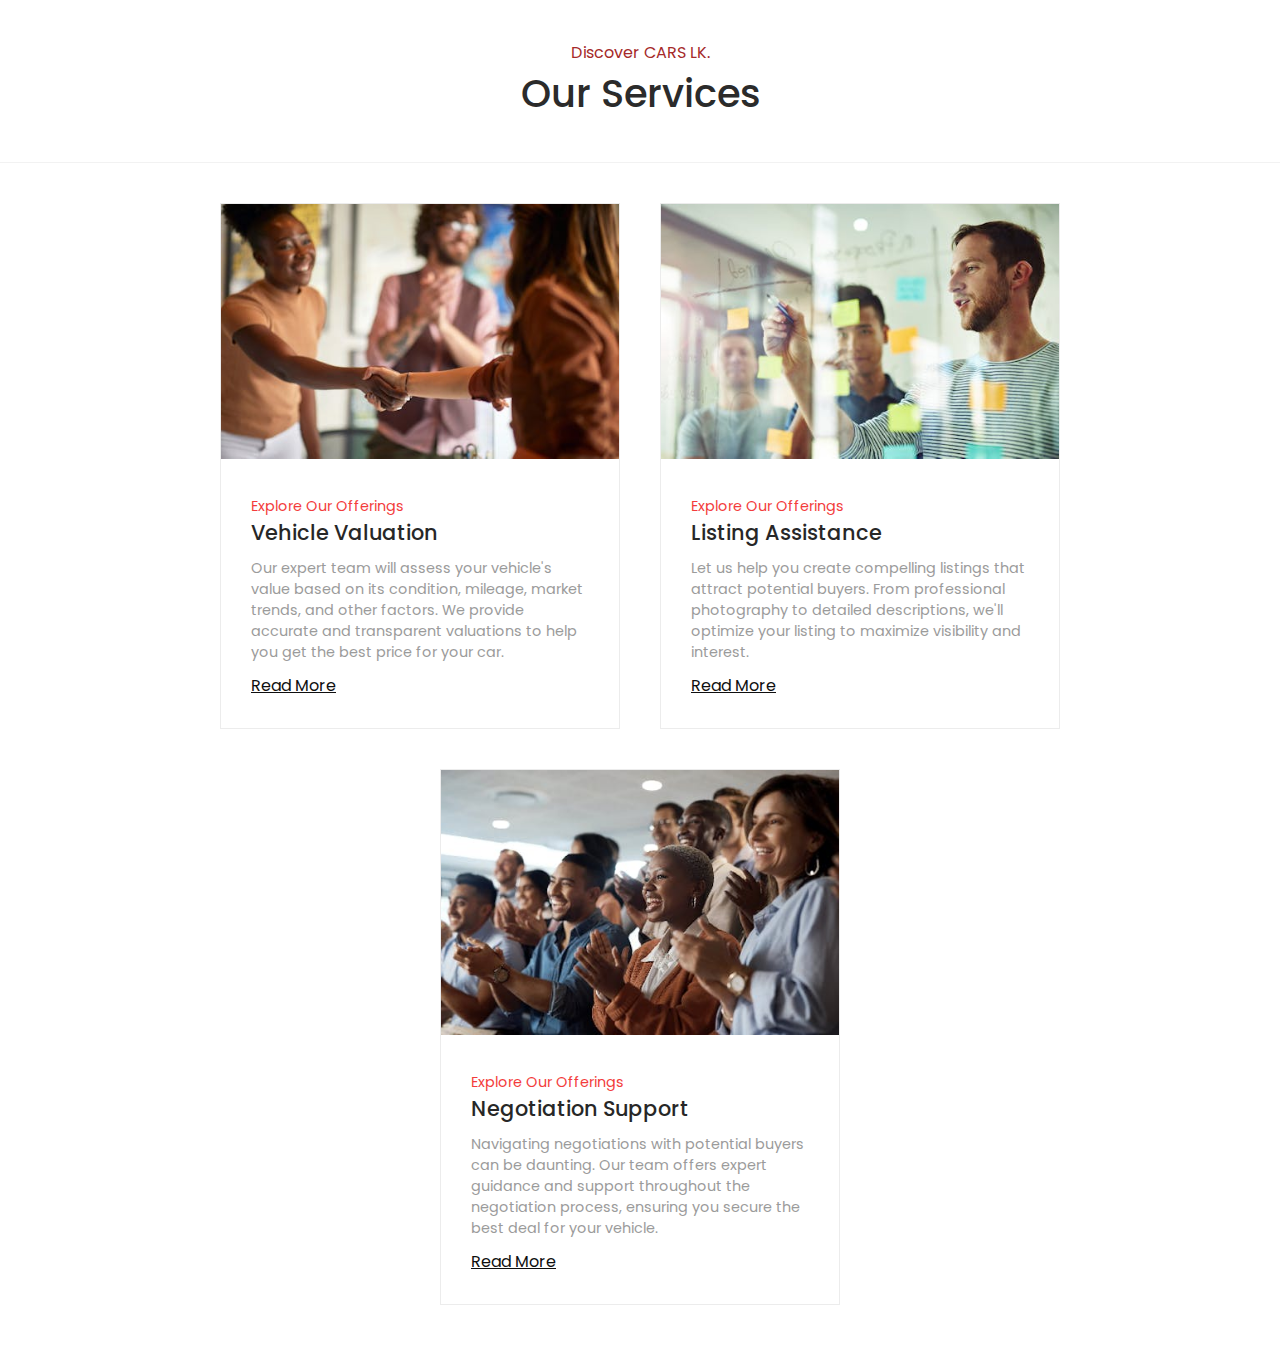
<file: Services/index.html>
<!DOCTYPE html>
<html lang="en">
<head>
    <meta charset="UTF-8">
    <meta name="viewport" content="width=device-width, initial-scale=1.0,">
    <title>Services |Cars LK.</title>
    <link rel="stylesheet" href="style.css">
</head>
<body>
    <section id="services">
        <div class="services-heading">
        <span>Discover CARS LK.</span>
        <h3>Our Services</h3>
        </div>
    </section>

    <div class="services-container">

        <div class="services-box">

            <div class="services-img">
                <img src="Images/5.jpg" alt="">
            </div>

            <div class="services-text">
                <span>Explore Our Offerings</span>
                <h2 class="services-title">Vehicle Valuation</h2>
                <p>Our expert team will assess your vehicle's value based on its condition, mileage, market trends, and other factors. We provide accurate and transparent valuations to help you get the best price for your car.</p>
                <a href="#">Read More</a>
            </div>
        </div>

        <div class="services-box">

            <div class="services-img">
                <img src="Images/4.jpg" alt="">
            </div>

            <div class="services-text">
                <span>Explore Our Offerings</span>
                <h2 class="services-title">Listing Assistance</h2>
                <p>Let us help you create compelling listings that attract potential buyers. From professional photography to detailed descriptions, we'll optimize your listing to maximize visibility and interest.</p>
                <a href="#">Read More</a>
            </div>
        </div>

        <div class="services-box">

            <div class="services-img">
                <img src="Images/1.jfif" alt="">
            </div>

            <div class="services-text">
                <span>Explore Our Offerings</span>
                <h2 class="services-title">Negotiation Support</h2>
                <p>Navigating negotiations with potential buyers can be daunting. Our team offers expert guidance and support throughout the negotiation process, ensuring you secure the best deal for your vehicle.</p>
                <a href="#">Read More</a>
            </div>
        </div>

        
    </div>

</body>
</html>
</file>
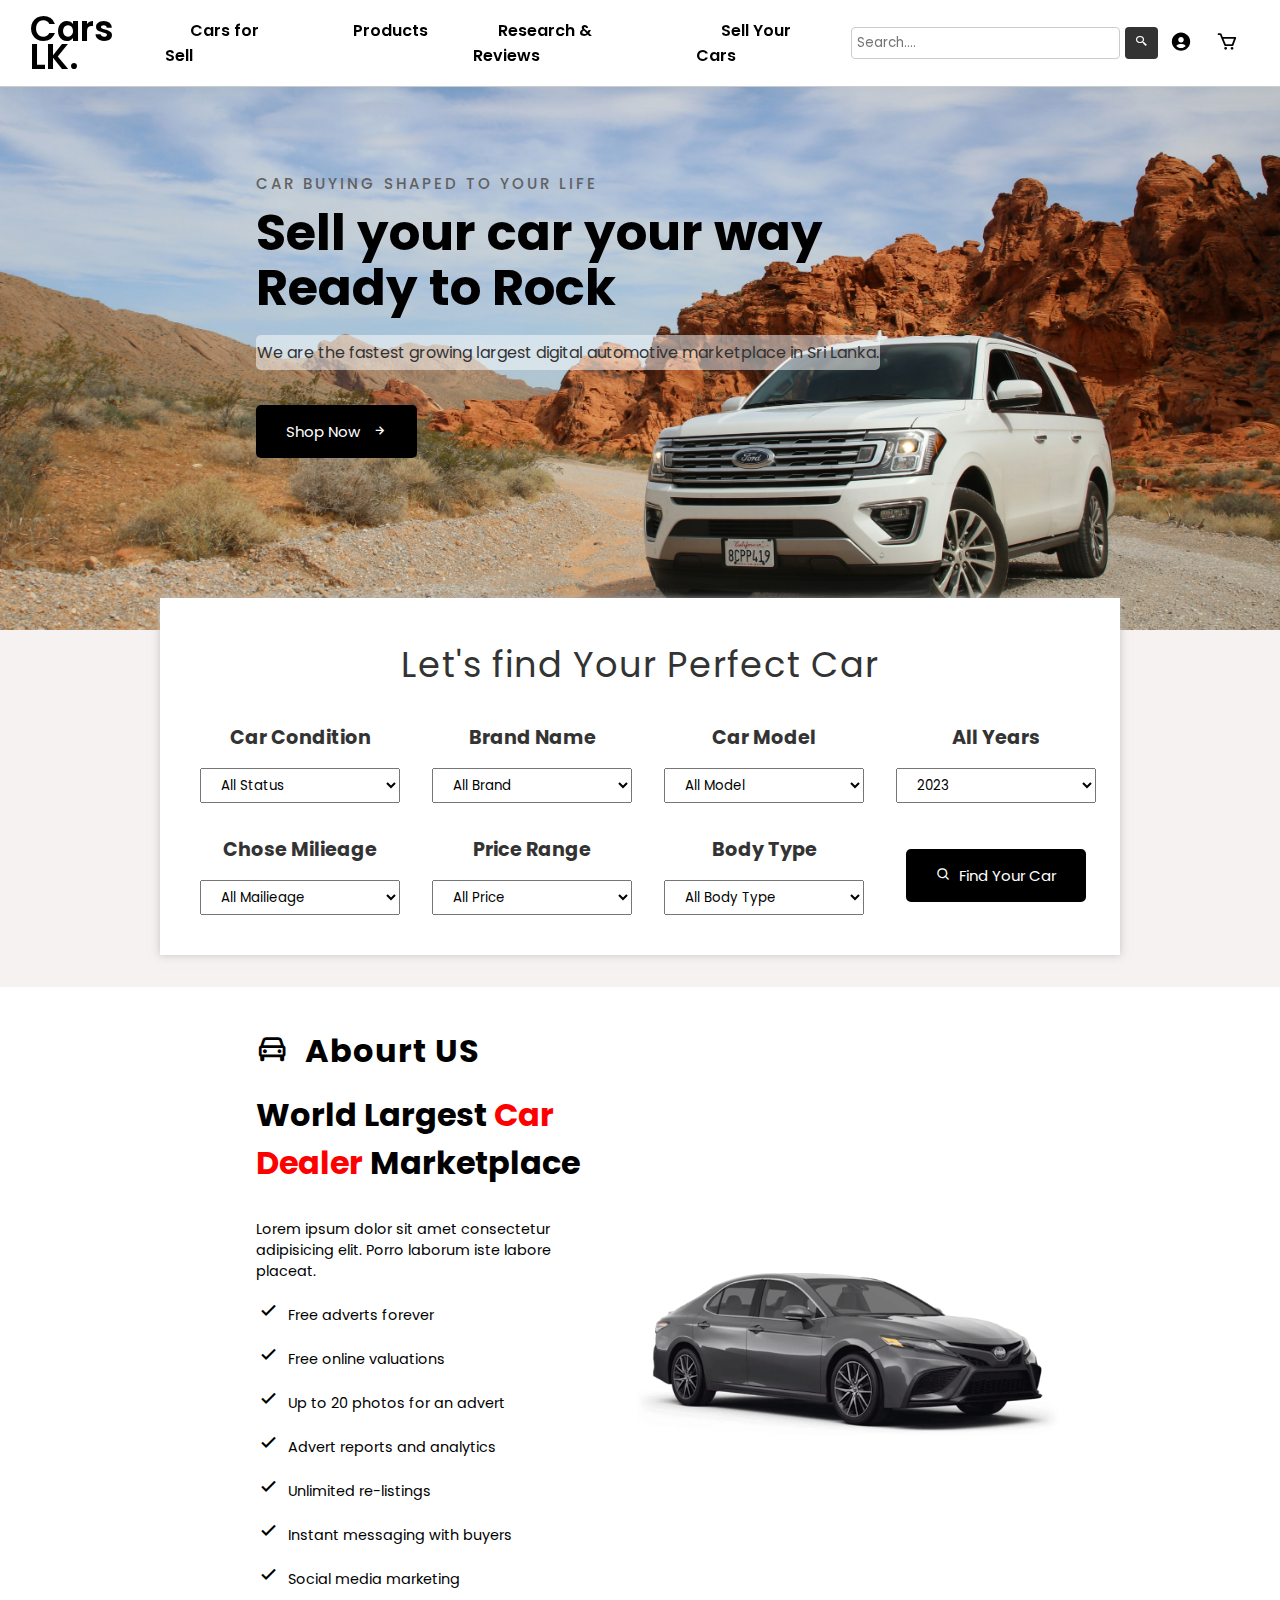
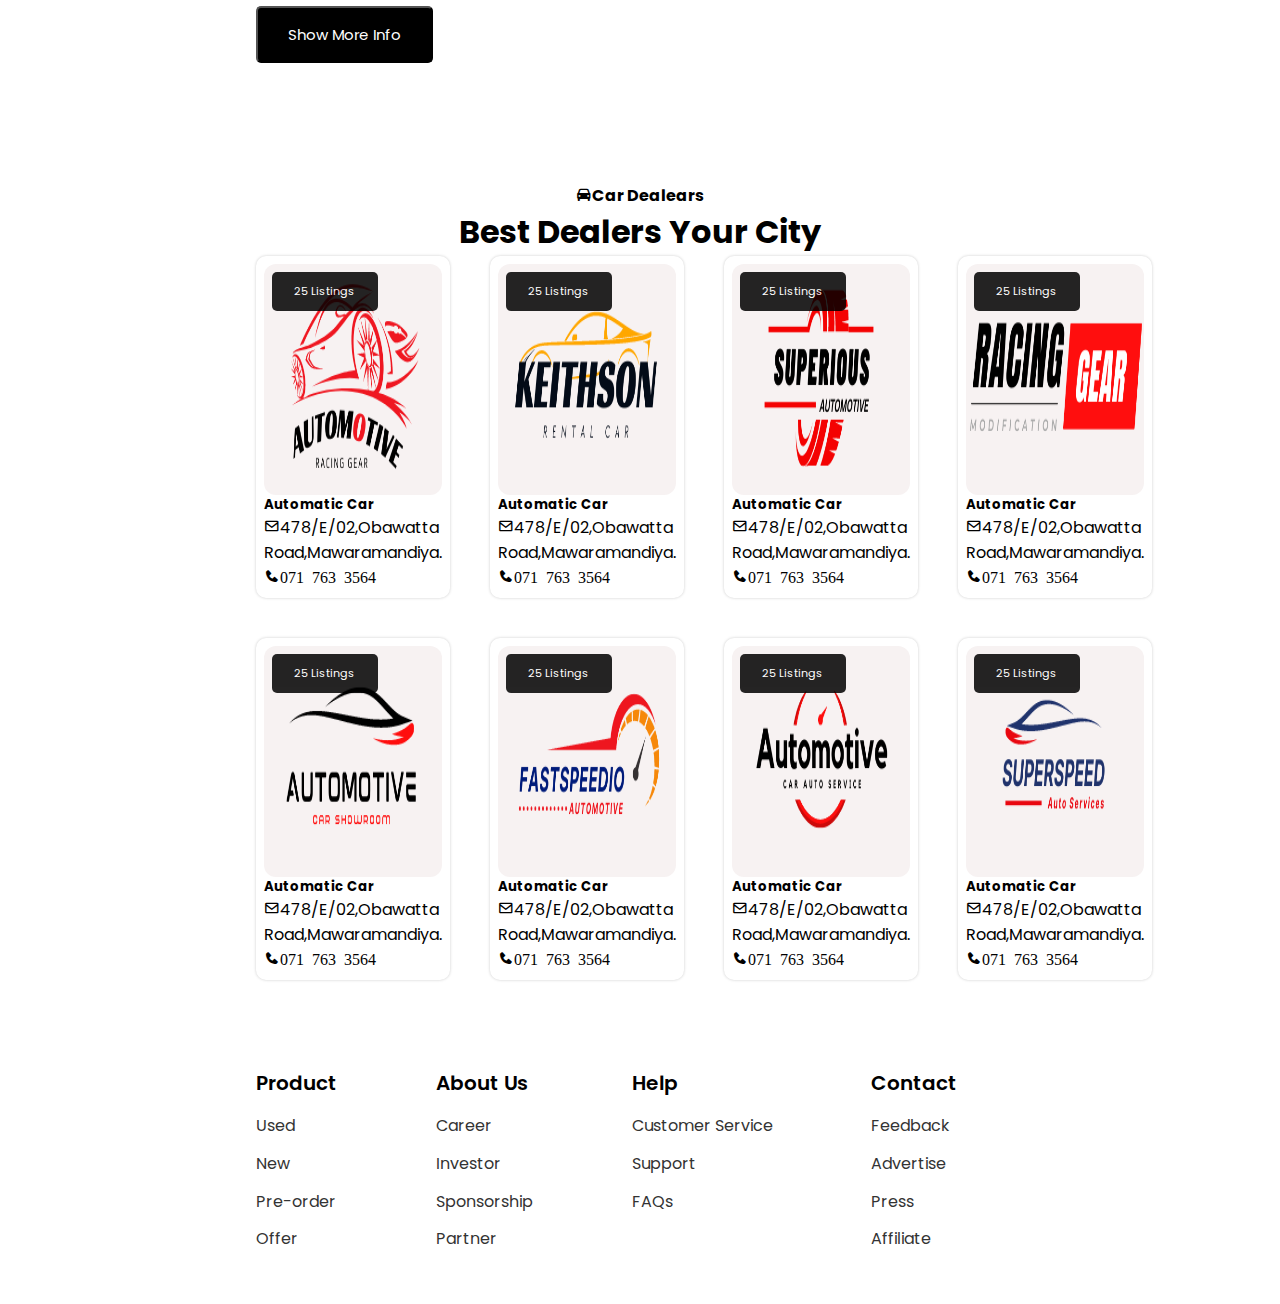
<file: home.html>
<!DOCTYPE html>
<html lang="en">
<head>
    <meta charset="UTF-8">
    <meta name="viewport" content="width=device-width, initial-scale=1.0">
    <title>Home</title>

    <link rel="stylesheet" href="style.css">

    <link rel="stylesheet" href="https://unpkg.com/boxicons@latest/css/boxicons.min.css">
</head>
<body>
    <!-- <header>
        <a href="../Cars LK/home.html" class="logo">Cars LK.</a>
        <div class="bx bx-menu" id="menu-icon"></div>
        <ul class="navbar">
            <li><a href="home.html">Cars for Sell</a></li>
            <li><a href="Product/product.html">Products</a></li>
            <li><a href="About page/about.html">Research & Reviews</a></li>
            <li><a href="Services/index.html">Sell Your Cars</a></li>
        </ul>
        <div class="search-container">
          <input type="text" placeholder="Search....">
            <button type="submit"><a href="#"><i class='bx bx-search-alt-2'></i></a></button>
        </div>
        <div class="icons">
            
            <a href="#"><i class='bx bxs-user-circle'></i></a>
            <a href="#"><i class='bx bx-cart'></i></a>
        </div>
    </header> -->

    <header>
        <a href="home.html" class="logo">Cars LK.</a>
        <div class="bx bx-menu" id="menu-icon"></div>
        <ul class="navbar">
            <li><a href="home.html">Cars for Sell</a></li>
            <li><a href="Product/product.html">Products</a></li>
            <li><a href="About page/about.html">Research & Reviews</a></li>
            <li><a href="Services/index.html">Sell Your Cars</a></li>
        </ul>
        <div class="search-container">
            <input type="text" placeholder="Search....">
            <button type="submit"><i class='bx bx-search-alt-2'></i></button>
        </div>
        <div class="icons">
            <a href="#"><i class='bx bxs-user-circle'></i></a>
            <a href="#"><i class='bx bx-cart'></i></a>
        </div>
    </header>



<!-- Home Page -->

    <section class="home">
        <div class="home-text">
            <h6>CAR BUYING SHAPED TO YOUR LIFE</h6>
            <h1>Sell your car your way <br>Ready to Rock</h1>
            <p>We are the fastest growing largest digital automotive marketplace in Sri Lanka.</p>
            <a href="#" class="btn">
                Shop Now
                <i class='bx bx-right-arrow-alt'></i>
            </a>
        </div>
    </section>
    
    <!-- Car Selection section -->

    <div class="search">
        <div class="find">
            <h3>Let's find Your Perfect Car</h3>
            <div class="find-row">
                <div class="find-item">
                    <h4>Car Condition</h4>
                    <select name="" id="">
                        <option value="">All Status</option>
                        <option value="">New Car</option>
                        <option value="">Used Car</option>
                    </select>
                </div>
                <div class="find-item">
                    <h4>Brand Name</h4>
                    <select name="" id="">
                        <option value="">All Brand</option>
                        <option value="">BMW</option>
                        <option value="">Ferrar</option>
                        <option value="">Hyundai</option>
                        <option value="">Nissan</option>
                    </select>
                </div>
                <div class="find-item">
                    <h4>Car Model</h4>
                    <select name="" id="">
                        <option value="">All Model</option>
                        <option value="">3-Series</option>
                        <option value="">Camera</option>
                        <option value="">G-TR</option>
                        <option value="">N-Series</option>
                    </select>
                </div>
                <div class="find-item">
                    <h4>All Years</h4>
                    <select name="" id="">
                        <option value="">2023</option>
                        <option value="">2022</option>
                        <option value="">2021</option>
                        <option value="">2020</option>
                        <option value="">2019</option>
                        <option value="">2018</option>
                        <option value="">2017</option>
                        <option value="">2016</option>
                    </select>
                </div>
                <div class="find-item">
                    <h4>Chose Milieage</h4>
                    <select name="" id="">
                        <option value="">All Mailieage</option>
                        <option value="">2000 Milies</option>
                        <option value="">3000 Milies</option>
                        <option value="">4000 Milies</option>
                        <option value="">5000 Milies</option>
                    </select>
                </div>
                <div class="find-item">
                    <h4>Price Range</h4>
                    <select name="" id="">
                        <option value="">All Price</option>
                        <option value="">Rs:100,0000-Rs:20,0000</option>
                        <option value="">Rs:100,0000-Rs:20,0000</option>
                        <option value="">Rs:100,0000-Rs:20,0000</option>
                        <option value="">Rs:100,0000-Rs:20,0000</option>
                    </select>
                </div>
                <div class="find-item">
                    <h4>Body Type</h4>
                    <select name="" id="">
                        <option value="">All Body Type</option>
                        <option value="">Sedan</option>
                        <option value="">Compact</option>
                        <option value="">Coupe</option>
                        <option value="">Wagon</option>
                    </select>
                </div>
                <div class="search-btn">
                    <button><i class="bx bx-search"></i>Find Your Car</button>
                </div>
            </div>

            </div>
        </div>

        <!-- Marketing  Section -->
        <section class="market">
            <div class="col-3">
                <img class="car1" src="Images/Market/car1.png" alt="">
            </div>
            <div class="col-4">
                <h4><i class='bx bx-car'></i> Abourt US</h4>
                <h3>World Largest <span>Car </span><span>Dealer</span> Marketplace</h3>
                <!-- Make more money by selling your car with us -->
                <p class="text">Lorem ipsum dolor sit amet consectetur adipisicing elit. Porro laborum iste labore placeat.</p>
                <p class="p1"><i class='bx bx-check'></i>Free adverts forever</p>
                <p class="p1"><i class='bx bx-check'></i>Free online valuations</p>
                <p class="p1"><i class='bx bx-check'></i>Up to 20 photos for an advert</p>
                <p class="p1"><i class='bx bx-check'></i>Advert reports and analytics</p>
                <p class="p1"><i class='bx bx-check'></i>Unlimited re-listings</p>
                <p class="p1"><i class='bx bx-check'></i>Instant messaging with buyers</p>
                <p class="p1"><i class='bx bx-check'></i>Social media marketing</p>
                <button>Show More Info <i class='bx bx-right-arrow-alt' ></i></button>
            </div>
        </section>
        
        <!-- Car Dealers Section -->
        <section class="dealer">
            <h4><i class='bx bxs-car'></i>Car Dealears</h4>
            <h1>Best Dealers <span>Your City</span> </h1>

            <div class="deal-row">
                <div class="deal-col">
                    <div class="image">
                        <img src="Images/dealer/01.png" alt="">
                    </div>
                    <div class="list">
                        <span>25 Listings</span>
                    </div>

                    <h5>Automatic Car</h5>
                    <p><i class='bx bx-envelope' ></i>478/E/02,Obawatta Road,Mawaramandiya.</p>
                    <p><i class='bx bxs-phone' >071 763 3564</i></p>
                </div>
                <div class="deal-col">
                    <div class="image">
                        <img src="Images/dealer/02.png" alt="">
                    </div>
                    <div class="list">
                        <span>25 Listings</span>
                    </div>


                    <h5>Automatic Car</h5>
                    <p><i class='bx bx-envelope' ></i>478/E/02,Obawatta Road,Mawaramandiya.</p>
                    <p><i class='bx bxs-phone' >071 763 3564</i></p>
                </div>
                <div class="deal-col">
                    <div class="image">
                        <img src="Images/dealer/03.png" alt="">
                    </div>
                    <div class="list">
                        <span>25 Listings</span>
                    </div>


                    <h5>Automatic Car</h5>
                    <p><i class='bx bx-envelope' ></i>478/E/02,Obawatta Road,Mawaramandiya.</p>
                    <p><i class='bx bxs-phone' >071 763 3564</i></p>
                </div>
                <div class="deal-col">
                    <div class="image">
                        <img src="Images/dealer/04.png" alt="">
                    </div>
                    <div class="list">
                        <span>25 Listings</span>
                    </div>


                    <h5>Automatic Car</h5>
                    <p><i class='bx bx-envelope' ></i>478/E/02,Obawatta Road,Mawaramandiya.</p>
                    <p><i class='bx bxs-phone' >071 763 3564</i></p>
                </div>
                <div class="deal-col">
                    <div class="image">
                        <img src="Images/dealer/05.png" alt="">
                    </div>
                    <div class="list">
                        <span>25 Listings</span>
                    </div>


                    <h5>Automatic Car</h5>
                    <p><i class='bx bx-envelope' ></i>478/E/02,Obawatta Road,Mawaramandiya.</p>
                    <p><i class='bx bxs-phone' >071 763 3564</i></p>
                </div>
                <div class="deal-col">
                    <div class="image">
                        <img src="Images/dealer/06.png" alt="">
                    </div>
                    <div class="list">
                        <span>25 Listings</span>
                    </div>


                    <h5>Automatic Car</h5>
                    <p><i class='bx bx-envelope'></i>478/E/02,Obawatta Road,Mawaramandiya.</p>
                    <p><i class='bx bxs-phone' >071 763 3564</i></p>
                </div>
                <div class="deal-col">
                    <div class="image">
                        <img src="Images/dealer/07.png" alt="">
                    </div>
                    <div class="list">
                        <span>25 Listings</span>
                    </div>


                    <h5>Automatic Car</h5>
                    <p><i class='bx bx-envelope' ></i>478/E/02,Obawatta Road,Mawaramandiya.</p>
                    <p><i class='bx bxs-phone' >071 763 3564</i></p>
                </div>
                <div class="deal-col">
                    <div class="image">
                        <img src="Images/dealer/08.png" alt="">
                    </div>
                    <div class="list">
                        <span>25 Listings</span>
                    </div>


                    <h5>Automatic Car</h5>
                    <p><i class='bx bx-envelope' ></i>478/E/02,Obawatta Road,Mawaramandiya.</p>
                    <p><i class='bx bxs-phone' >071 763 3564</i></p>
                </div>

            </div>

        </section>
        <!-- Footer -->

        <!-- <section class="footer">
            <div class="footer-box">
                <h3>Product</h3>
                <a href="#">Used</a>
                <a href="#">New</a>
                <a href="#">Sell Your Car</a>
                <a href="#">Buy Online</a>
            </div>
            <div class="footer-box">
                <h3>Help & Support</h3>
                <a href="#">Blog</a>
                <a href="#">FAQ</a>
                <a href="#">Contact US</a>
            </div>
            <div class="footer-box">
                <h3>Work with Cars LK.</h3>
                <a href="#">Dealers</a>
                <a href="#">Membership</a>
                <a href="#">Partners</a>
            </div>
            <div class="footer-box">
                <h3>Cars LK.</h3>
                <a href="#">About Cars LK.</a>
                <a href="#">Contact Cars LK.</a>
                <a href="#">Feedback</a>
            </div>

        </section> -->
         <!-- Footer -->
    <section class="footer">
        <div class="footer-box">
            <h3>Product</h3>
            <a href="#">Used</a>
            <a href="#">New</a>
            <a href="#">Pre-order</a>
            <a href="#">Offer</a>
        </div>
        <div class="footer-box">
            <h3>About Us</h3>
            <a href="#">Career</a>
            <a href="#">Investor</a>
            <a href="#">Sponsorship</a>
            <a href="#">Partner</a>
        </div>
        <div class="footer-box">
            <h3>Help</h3>
            <a href="#">Customer Service</a>
            <a href="#">Support</a>
            <a href="#">FAQs</a>
        </div>
        <div class="footer-box">
            <h3>Contact</h3>
            <a href="#">Feedback</a>
            <a href="#">Advertise</a>
            <a href="#">Press</a>
            <a href="#">Affiliate</a>
        </div>
    </section>
    
        <script src="script.js"></script>

</body>
</html>
</file>
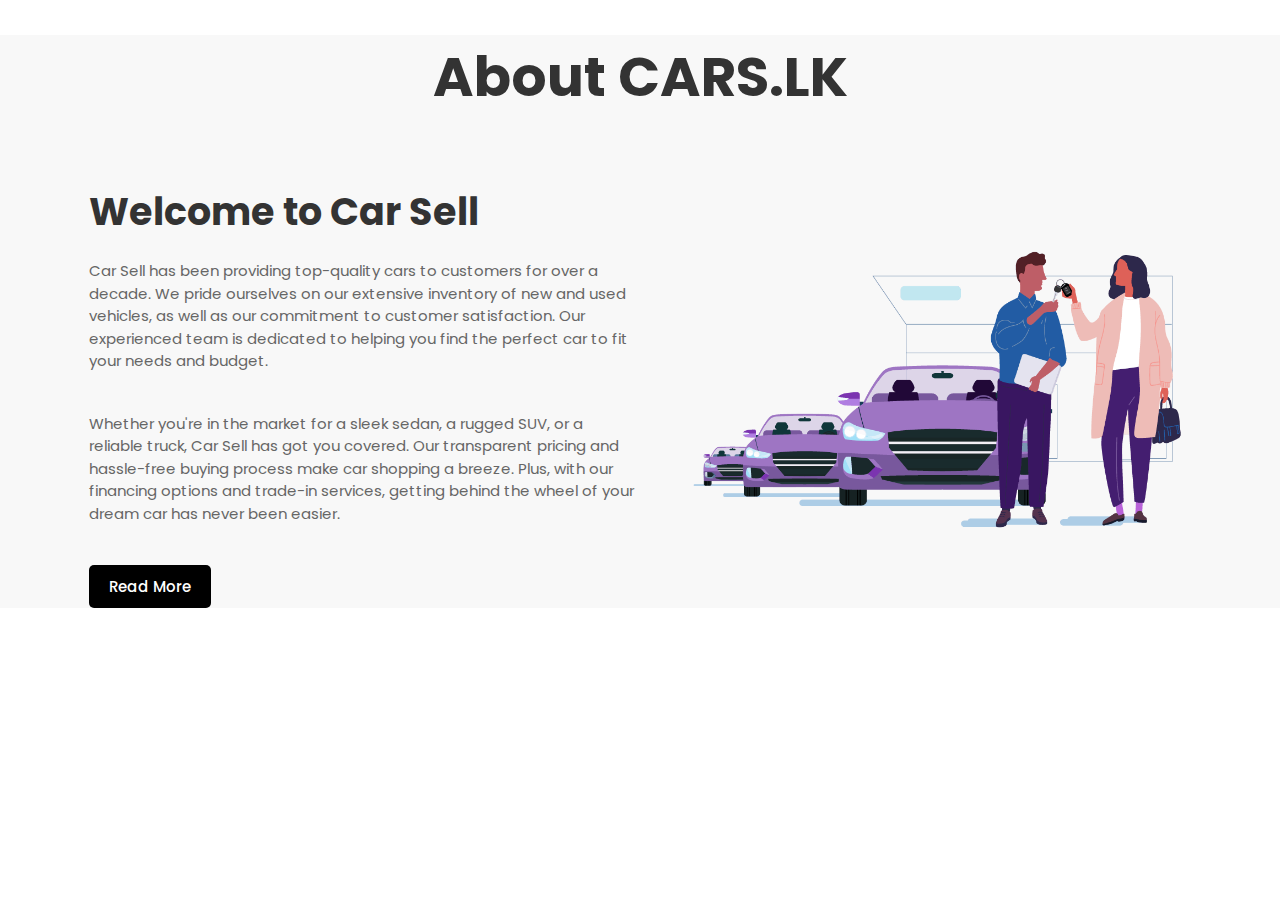
<file: About page/about.html>
<!DOCTYPE html>
<html lang="en">
<head>
    <meta charset="UTF-8">
    <meta name="viewport" content="width=device-width, initial-scale=1.0">
    <title>About Car Sell</title>
    <link rel="stylesheet" href="style.css">
</head>
<body>
    <section class="hero">
        <div class="heading">
            <h1>About CARS.LK</h1>
        </div>
        <div class="container">
            <div class="hero-content">
                <h2>Welcome to Car Sell</h2>
                <p>Car Sell has been providing top-quality cars to customers for over a decade. We pride ourselves on our extensive inventory of new and used vehicles, as well as our commitment to customer satisfaction. Our experienced team is dedicated to helping you find the perfect car to fit your needs and budget.</p>
                <p>Whether you're in the market for a sleek sedan, a rugged SUV, or a reliable truck, Car Sell has got you covered. Our transparent pricing and hassle-free buying process make car shopping a breeze. Plus, with our financing options and trade-in services, getting behind the wheel of your dream car has never been easier.</p>
                
                <button class="readmore-btn">Read More</button>
            </div>
            <div class="hero-image">
                <img src="1.png" alt="Car Image">
            </div>
        </div>
    </section>
</body>
</html>
</file>
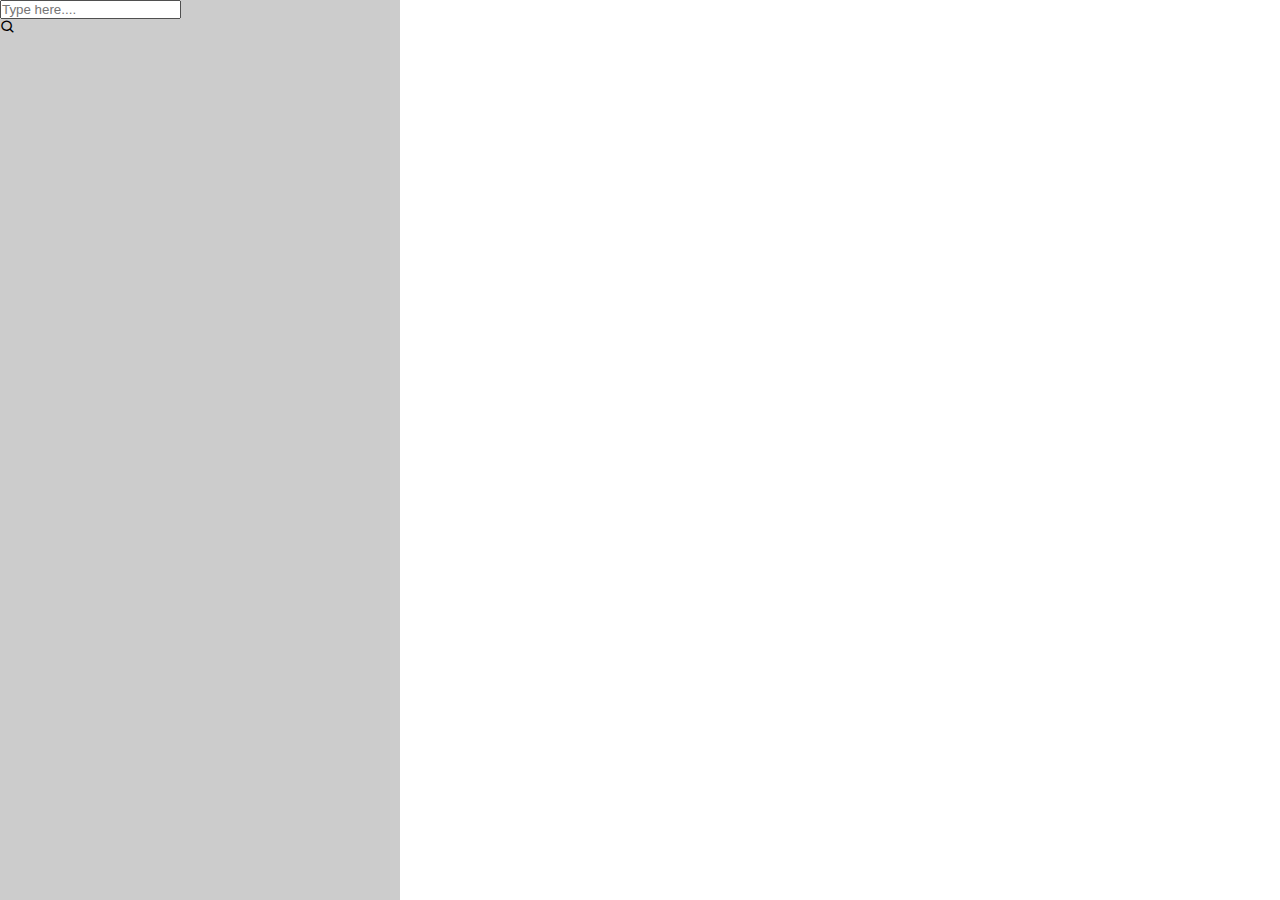
<file: searchbar/search.html>
<!DOCTYPE html>
<html lang="en">
<head>
    <meta charset="UTF-8">
    <meta name="viewport" content="width=device-width, initial-scale=1.0">
    <title>Search bar</title>
    <link rel="stylesheet" href="style.css">
    <link rel="stylesheet" href="https://unpkg.com/boxicons@latest/css/boxicons.min.css">
</head>
<body>
    <div class="box">
        <div class="search-box">
            <input type="text" placeholder="Type here....">
            <label for="" class="icon">
                <i class='bx bx-search'></i>
            </label>
        </div>
    </div>
</body>
</html>
</file>
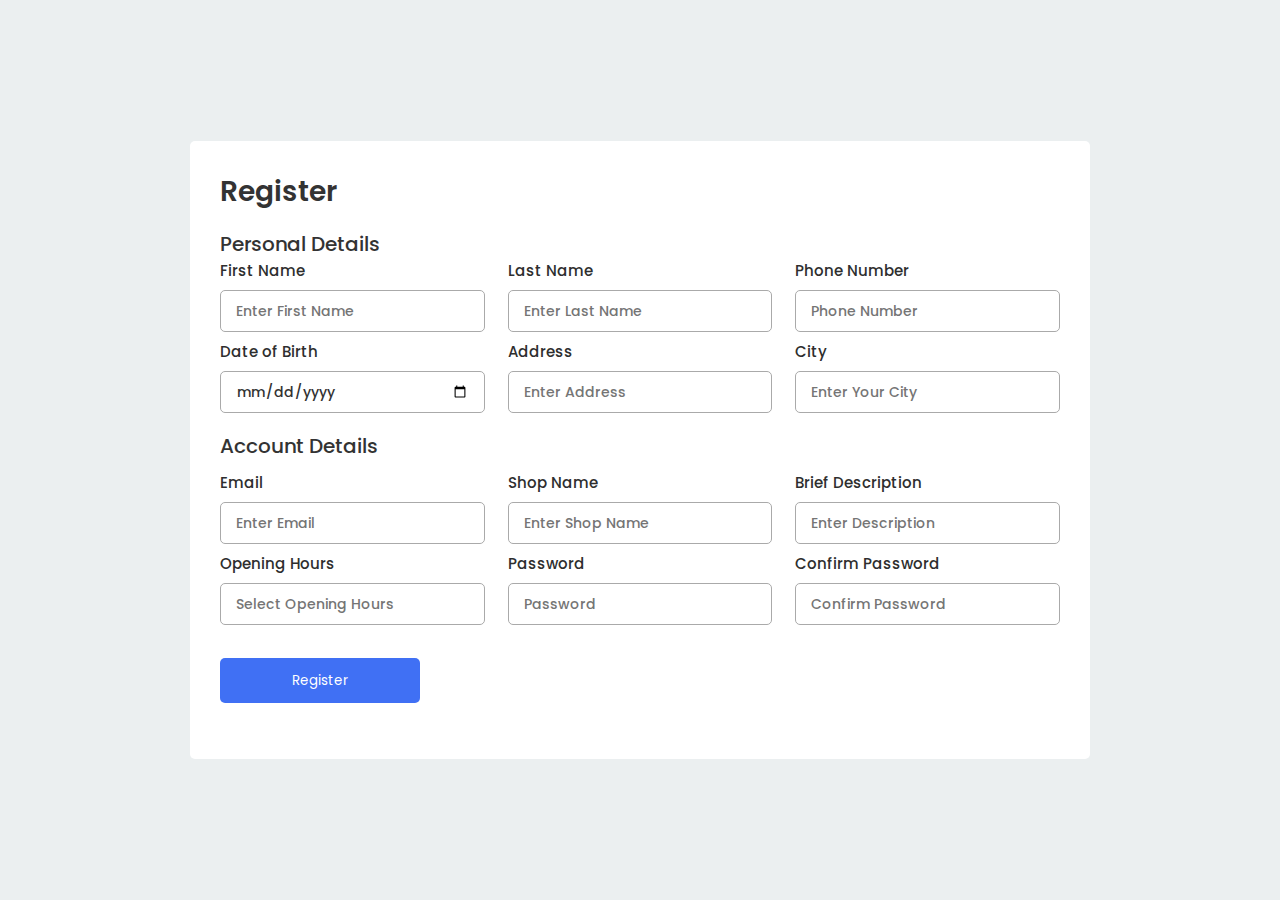
<file: Login and Regsitering Page/Register/register.html>
<!DOCTYPE html>
<html lang="en">
<head>
    <meta charset="UTF-8">
    <meta name="viewport" content="width=device-width, initial-scale=1.0">
    <title>Register</title>
    <link rel="stylesheet" href="style.css">
</head>
<body>
    <div class="container">
        <header>Register</header>
        <form action="#">
            <div class="form-first">
                
                <div class="details">
                    <span class="title">Personal Details</span>
                </div>

                <div class="fields">
                    <div class="input-field">
                        <label>First Name</label>
                        <input type="text" placeholder="Enter First Name" class="input">
                    </div>
                    <div class="input-field">
                        <label>Last Name</label>
                        <input type="text" placeholder="Enter Last Name" class="input">
                    </div>
                    <div class="input-field">
                        <label>Phone Number</label>
                        <input type="text" placeholder="Phone Number" class="input">
                    </div>
                    <!-- Error -->
                    <div class="input-field">
                        <label>Date of Birth</label>
                        <input type="date" placeholder="Date of Birth" class="input" required>
                    </div>

                    <div class="input-field">
                        <label>Address</label>
                        <input type="text" placeholder="Enter Address" class="input"required>
                    </div>

                    <div class="input-field">
                        <label>City</label>
                        <input type="text" placeholder="Enter Your City" class="input" required>
                    </div>
                    

                    <div class="details ID">
                        <span class="title">Account Details</span>
                    </div>
                    
                    <div class="fields">
                        <div class="input-field">
                            <label>Email</label>
                            <input type="email" placeholder="Enter Email" class="input" required>
                        </div>
                        <div class="input-field">
                            <label>Shop Name</label>
                            <input type="text" placeholder="Enter Shop Name" class="input" required>
                        </div>
                        <div class="input-field">
                            <label>Brief Description</label>
                            <input type="text" placeholder="Enter Description" class="input" required>
                        </div>
                        <div class="input-field">
                            <label>Opening Hours</label>
                            <input type="number" placeholder="Select Opening Hours" class="input" min="1" max="24" required>
                        </div>
    
                        <div class="input-field">
                            <label>Password</label>
                            <input type="password" placeholder="Password" class="input" required>
                        </div>
                    
                        <div class="input-field">
                            <label>Confirm Password</label>
                            <input type="password" placeholder="Confirm Password" class="input" required>
                        </div>
                    </div>
                    <button class="nextBtn">
                        <span class="btnText">Register</span>
                    </button>
                </div>
        </form>
    </div>
</body>
</html>
</file>
<file: Services/style.css>
@import url('https://fonts.googleapis.com/css2?family=Montserrat:wght@300;400;500;600;700&family=Poppins:wght@300;400;500;600;700&display=swap');

* {
    margin: 0;
    padding: 0;
    box-sizing: border-box;
    font-family: 'Poppins', sans-serif;
}
#services{
    display: flex;
    justify-content: center;
    align-items: center;
    flex-direction: column;
    padding: 40px;
    border-bottom: 1px solid rgba(0,0,0,0.05);
}
.services-heading{
    display: flex;
    justify-content: center;
    align-items: center;
    flex-direction: column;
}

.services-heading span{
    color: brown;
}
.services-heading h3{
    font-size: 2.4rem;
    color: #2b2b2b;
    font-weight: 500;
}
.services-container{
    display: flex;
    justify-content: center;
    align-items: center;
    margin: 20px 0px;
    flex-wrap: wrap;
}

.services-box{
    width: 400px;
    background-color: #fff;
    border: 1px solid #ececec;
    margin: 20px;
}
.services-img img{
    width: 100%;
    height: 100%;
    object-fit: cover;
    object-position: center;
}

.services-text{
    padding: 30px;
    display: flex;
    flex-direction: column;
}
.services-text span{
    color: #f33c3c;
    font-size: 0.9rem;
}
.services-text .services-title{
  font-size: 1.3rem;
  font-weight: 500;
  color: #272727;  
  text-decoration: none;
  margin-bottom: 10px;
} 
.services-text p{
    color: #9b9b9b;
    font-size: 0.9rem;
    margin-bottom: 10px;
}
.services-text a{
    color: #0f0f0f;
}
.services-text a:hover{
    color:#9b9b9b;
    transform: all ease 0.3s;
}
</file>
<file: style.css>
@import url('https://fonts.googleapis.com/css2?family=Montserrat:wght@300;400;500;600;700&family=Poppins:wght@300;400;500;600;700&display=swap');
*{
    padding: 0;
    margin: 0;
    box-sizing: border-box;
    list-style: none;
    text-decoration: none;
    scroll-behavior: smooth;
    font-family: "Poppins", sans-serif;
}
:root{
    --bg-color:#ffff;
    --text-color:#000000;
    --main-color:#f0f0f0;
    --other-color:#ffc633;
    --second-color:#616060;

    --h1-font:5.5rem;
    --h2-font:3.5rem;
    --p-font:1rem;
    --main-font:2.2rem;
}
body{
    background: var(--bg-color);
    color: var(--text-color);
}
/* header{
    position: fixed;
    top: 0;
    right: 0;
    width: 100%;
    z-index: 1000;
    background: var(--bg-color);
    box-shadow: 0 1px 6px rgb(32 33 36 / 5%);
    padding: 18px 14%;
    display: flex;
    align-items: center;
    justify-content: space-between;
    transition: all .6s;
}
.logo{
    font-size: 33px;
    font-weight: 800;
    text-transform: uppercase;
    color: var(--text-color);

}
.navlist{
    display: flex;
}
.navlist a{
    display: inline-block;
    margin: 0 30px;
    font-size: 1rem;
    font-weight: 500;
    color: var(--text-color);
    transition: all .6s;
}
.navlist a:hover{
    transform: translateY(-4px);
    color: var(--second-color);

}
.nav-right{
    display: flex;
    align-items: center;

}
.nav-right a{
    display: inline-block;
    font-size: 22px;
    color: var(--text-color);
    margin: 0 12px;
    transition: all .6s;
}
.nav-right a:hover{
    transform: translateY(-4px) scale(1.1);
    color: var(--second-color);
}
#menu-icon{
    font-size: 35px;
    color: var(--text-color);
    z-index: 10001;
    margin-left: 10px;
    cursor: pointer;
    display: none;
}

section{
    padding: 90px 14% 70px;
} */

header{
    width: 100%;
    top: 0;
    right: 0;
    z-index: 1000;
    position: fixed;
    background:var(--bg-color);
    box-shadow: 0px 2px 18px rgb(129 162 182/20%);
    display: flex;
    align-items: center;
    justify-content: space-between;
    padding: 25px 8%;
    transition: .3s;
}

/* Header */
header {
    display: flex;
    justify-content: space-between;
    align-items: center;
    padding: 15px 30px;
    background-color: #fff;
    border-bottom: 1px solid #ccc;
}

.logo {
    font-size: 24px;
    font-weight: bold;
}

#menu-icon {
    font-size: 24px;
    cursor: pointer;
    display: none;
}

.navbar {
    display: flex;
    gap: 20px;
}

.navbar a {
    padding: 10px 20px;
    color: #333;
    border-radius: 4px;
    transition: background-color 0.3s;
}

.navbar a:hover {
    background-color: #f4f4f4;
}

.search-container {
    display: flex;
    gap: 5px;
}

.search-container input {
    padding: 5px;
    border: 1px solid #ccc;
    border-radius: 4px;
}

.search-container button {
    padding: 5px 10px;
    background-color: #333;
    color: #fff;
    border: none;
    border-radius: 4px;
    cursor: pointer;
}

.icons a {
    margin-left: 20px;
    font-size: 24px;
    color: #333;
}


.logo{
    color: var(--text-color);
    font-size: var(--main-font);
    font-weight: 600;
    line-height: 0.8;
}
#menu-icon{
    font-size: 38px;
    color: var(--text-color);
    z-index: 10001;
    display: none;
}
.navbar{
    display: flex;
}
.navbar a{
    font-size: var(--p-font);
    color: var(--text-color);
    font-weight: 600;
    padding: 10px 15px;
    margin: 0 10px;
    transition: all .40s ease;
}
.navbar a:hover{
    background: var(--text-color);
    color: #fff;
}
.icons {
    display: flex;
    align-items: center;
}
.icons a{
    display: inline-block;
    font-size:22px;
    color: var(--text-color);
    margin: 0 12px;
    transition: all .6s;
}
.icons a:hover{
    transform: translateY(-4px) scale(1.1);
    color: #fff;
}

.home{
    display: flex;
    align-items: center;
    background:url(Images/banner.jpg);
    background-position: center;
    background-size:cover;
    height: 70vh;
    width: 100%;
}

.home-text{
    text-align:left;
}
.home-text h1{
    font-size: 50px;
    font-weight: 650;
    line-height: 1.1;
    margin-bottom: 20px;
}
.home-text h6{
    font-size: 15px;
    font-weight: 500;
    color: var(--second-color);
    letter-spacing: 3px;
    text-transform: uppercase;
    margin-bottom: 10px;
}
.home-text p{
    width: 100%;
    font-size: var(--p-font);   
    font-weight: 400;
    color: #333;
    line-height: 33px;
    margin-bottom: 35px;
    background-color: rgba(255, 255, 255, 0.5);
    padding: 1px;
    border-radius: 5px ;
}

.btn{
    display: inline-block;
    padding: 15px 30px;
    background: var(--text-color);
    color: var(--bg-color);
    font-size: 15px;
    border-radius: 5px;
    transition: all .6s;
}
.btn:hover{
    transform: scale(0.9);
    border: 2px solid var(--text-color);
    background:transparent;
    color: var(--text-color);
}
.btn i{
    margin-left: 8px;
}

/* Car selection Section */

.search{
    position: relative;
    padding: 0 10rem;
    background: #f7f2f2;
}
.search  .find{
    width: 1200px;
    width: 100%;
    padding: 2.5rem;
    position: relative;
    top: -2rem;
    background:#fff;
    box-shadow: 0 0 5px rgba(190,190,190,0.5),
    0 0 10px rgba(190,190,190,0.5);
    overflow: hidden;
    text-align: center;
}

.find .find-row{
    display: grid;
    grid-template-columns:1fr 1fr 1fr 1fr;
    align-items: center;
    gap: 2rem;
}
.find h3{
    font-size: 2.2rem;
    letter-spacing: 1px;
    padding-bottom: 2rem;
    font-weight:var(--text-color);
    color: #333;
}
.find .find-row h4{
    font-size: 1.2rem;
    color: #333;
    padding-bottom: 1rem;
}
.find .find-row select{
    font-size: 1Srem;
    width: 200px;
    height: 35px;
    padding: 0 1rem;
}
.search .search-btn button{
    background-color: #000;
    color: #fff;
    padding: 15px 30px;
    font-size: 15px;
    border: none;
    border-radius: 5px;
    cursor: pointer;
    transition: background-color 0.3s ease, color 0.3s ease;
}
.search .search-btn button i{
    padding-right:0.5rem ;
}
.search .search-btn button:hover{
    opacity: 0.8;
}
.search .search-btn button:active{
    opacity: 0.7;
}

/* Marketing Section */
section{
    padding: 2.5rem 16rem;
    background:#fff;
}

.market{
    display: flex;
    align-items: center;
    justify-content: center;
    gap: 4rem;
    flex-direction: row-reverse;
}
.market .col-3{
    flex: 1 1 20rem;
    display: flex;
    justify-content: center;
    position: relative;
}

.market .col-3 img.car1{
    width: 120%;
    height: auto;
}
.market .col-4{
    flex: 1 1 20rem;
}
.market .col-3 .service span{
    color: #fff;
    font-size: 1.6rem;
    text-transform: capitalize;
    font-weight: 600;
}
.market .col-4 h4{
    color: var(--text-color);
    font-size: 2rem;
    letter-spacing: 1px;
    font-size: 500;
    padding-bottom: 1rem;
}

.market .col-4 h4 i{
    padding-right:0.5rem;
}
.market .col-4 h3{
    font-size:2rem;
    color: var(--text-color);
    padding-bottom: 2rem;
    text-transform: capitalize;   
}
.market .col-4 h3 span{
    color: red;   
}
.market .col-4 p.text{
   font-size: 0.9rem;
   color: #000;
   padding-bottom: 1rem;
}
.market .col-4 .p1{
    font-size: 0.9rem;
    padding-bottom: 1rem;
}
.market .col-4 .p1 i{
    padding-right: 0.5rem;
    color: va(--text-color);
    font-size: 1.5rem;
}

.market .col-4 button{
    display: inline-block;
    padding: 15px 30px;
    background: var(--text-color);
    color: var(--bg-color);
    font-size: 15px;
    border-radius: 5px;
    transition: all .6s;
    cursor: pointer;
}
.market .col-4 button i {
    position: absolute;
    top: 20px;
    font-size: 2rem;
}

.market .col-4 button:hover{
    background: var(--main-color);
}


/* Dealers Section   */
.dealer{
    text-align: center;
    padding-top: 5rem;
    padding-bottom: 3rem;
    background-color: #fff;
}
.dealer .deal-row{
    display: grid;
    grid-template-columns: 1fr 1fr 1fr 1fr ;
    gap: 2.5rem;

}
.deal-row .deal-col{
    width: 100%;
    background:#fff;
    box-shadow: 0 0 3px #ccc;
    padding: 0.5rem;
    border-radius:10px;
    position: relative;
    text-align: justify;
    transition: 0.5s ease;
}

.deal-row .deal-col .image{
    background:#f7f2f2;
    border-radius: 12px;
    cursor: pointer;
    overflow: hidden;
}

.deal-row .deal-col .image img{
    width:100%;
    height: 14rem;
    border-radius: 12px;
}
.deal-row .deal-col .list {
    position: absolute;
    top: 1rem;
    left: 1rem;
    background: #000;
    color: #fff;
    padding: 0.7rem 1.4rem;
    font-size: 0.7rem;
    border-radius: 5px;
    opacity: 0.8500;
    cursor: pointer;
}   

/* Footer */
.footer{
    display: grid;
    grid-template-columns: repeat(auto-fit,minmax(20px,auto));
    gap: 2rem;
}
.footer-box{
    display: flex;
    flex-direction: column;
}
.footer-box h3{
    font-size: 20px;
    font-weight: 600;
    margin-bottom: 15px;
}
.footer-box a{
    color: #333;
    margin-bottom: 0.8rem;
    transition: all .50s ease;
}
.footer-box a:hover{
    transform: translateX(-5px);
    color: var(--text-color);
}


/* Responsive Web Page */
@media(max-width: 1050px){
    #menu-icon{
        display: block;
    }
    .navlist{
        position: absolute;
        width: 100%;
        height: 100vh;
        padding: 40px 60px;
        top: 0;
        bottom: 0;
        left: 100%;
        right: 0;
        display: flex;
        flex-direction: column;
        background:#fff;
        transition: all .50s ease;
    }
    .navlist a{
        display: block;
        color: #979797;
        padding: 0;
        margin: 0px 0px 30px 0px;
        font-size: 2rem;
        font-weight: 400;
    }
    .navlist .open{
        left: 0;
    }
    :root{
        --h1-font:4.5rem;
        --h2-font:2.6rem;
    }

/* Footer */
.footer {
    display: flex;
    flex-wrap: wrap;
    padding: 50px;
    background-color: #333;
    color: #fff;
}

.footer-box {
    flex: 1 1 200px;
    margin: 10px;
}

.footer-box h3 {
    margin-bottom: 20px;
}

.footer-box a {
    display: block;
    color: #ccc;
    margin-bottom: 10px;
}

.footer-box a:hover {
    color: #fff;
}
</file>
<file: About page/style.css>
@import url('https://fonts.googleapis.com/css2?family=Montserrat:wght@300;400;500;600;700&family=Poppins:wght@300;400;500;600;700&display=swap');

* {
    margin: 0;
    padding: 0;
    box-sizing: border-box;
    font-family: 'Poppins', sans-serif;
}
.hero{
    background-color: #f8f8f8;
}
.heading h1{
    color: #333;
    font-size: 55px;
    text-align: center;
    margin-top: 35px;

}
.container{
    display: flex;
    justify-content: center;
    align-items: center;
    width: 90%;
    margin: 65px auto;
}
.hero-content{
    flex: 1;
    width: 500px;
    margin: 0px 25px;
}
.hero-content h2{
    font-size: 38px;
    margin-bottom: 20px;
    color: #333;
}
.hero-content p{
    font-size: 15px;
    line-height: 1.5;
    margin-bottom: 40px;
    color: #666;
}
.hero-image{
    flex: 1;
    width: 600px;
    margin: auto;
}
.hero-content button{
    display: inline-block;
    background-color: #000000;
    color: #fff;
    font-weight: 500;
    padding: 10px 20px;
    border-radius: 5px;
    font-size: 15px;
    border: none;
    cursor: pointer;
    transition: 0.6s ease;
}
.hero-content button:hover{
    transform: scale(1.1); 
    opacity: 0.8;
}
.hero-content button:active{
    opacity: 0.9;
}

img{
    width: 100%;
    height: auto;
    border-radius: 10px;
}
</file>
<file: searchbar/style.css>
*{
    margin:0;
    padding: 0;
    box-sizing: border-box;
    font-family: "Poppins",sans-serif;
}
body{
    height: 100vh;
    width: 100%;
    background:#fff;
    display: flex;
}
.box{
    max-width: 400px;
    width: 100%;
    background:#ccc;
}
.box .search-box{
    height: 50px;
    max-width: 50px;
}
</file>
<file: Login and Regsitering Page/Register/style.css>
@import url('https://fonts.googleapis.com/css2?family=Montserrat:wght@300;400;500;600;700&family=Poppins:wght@300;400;500;600;700&display=swap');

* {
    margin: 0;
    padding: 0;
    box-sizing: border-box;
    font-family: 'Poppins', sans-serif;
}
body{
    min-height: 100vh;
    display: flex;
    align-items: center;
    justify-content: center;
    background:rgb(235, 239, 240);
}
.container{
    position: relative;
    max-width: 900px;
    width: 100%;
    border-radius: 5px;
    padding: 30px;
    margin: 0 15px;
    background-color: #fff;
}
.container header{
    font-size: 28px;
    font-weight: 600;
    color: #333;
}
.container form{
    position: relative;
    margin-top: 16px;
    min-height: 500px;
}

.container form .details.ID{
    margin-top: 10px;
    margin-bottom: 10px;
}
.container form .title{
    font-size: 20px;
    font-weight: 500;
    margin: 6px 0;
    color: #333;
}
.container form .fields{
    display: flex;
    align-items: center;
    justify-content: space-between;
    flex-wrap: wrap;
}

form .fields .input-field{
    display: flex;
    width: calc(100% / 3 - 15px);
    flex-direction: column;
}
.input-field label{
    font-size: 15px;
    font-weight: 500;
    color: #2e2e2e;
}
.input-field input{
    outline: none;
    font-size: 14px;
    font-weight: 500;
    color: #333;
    border-radius: 5px;
    border: 1px solid #aaa;
    padding: 0 15px;
    height: 42px;
    margin: 8px 0;
}
/* Register BTN */
.container form button{
    display: flex;
    align-items: center;
    justify-content: center;
    height: 45px;
    max-width: 200px;
    width: 100%;
    border: none;
    border-radius: 5px;
    cursor: pointer;
    color: #fff;
    margin: 25px 0;
    background-color: #4070f4;
    transition: all 0.6s linear;
}
form button:hover{
    background-color: #265df2;
}



/* Need to change the Button Hover */
/* Add the Footer and nav bar */
</file>
